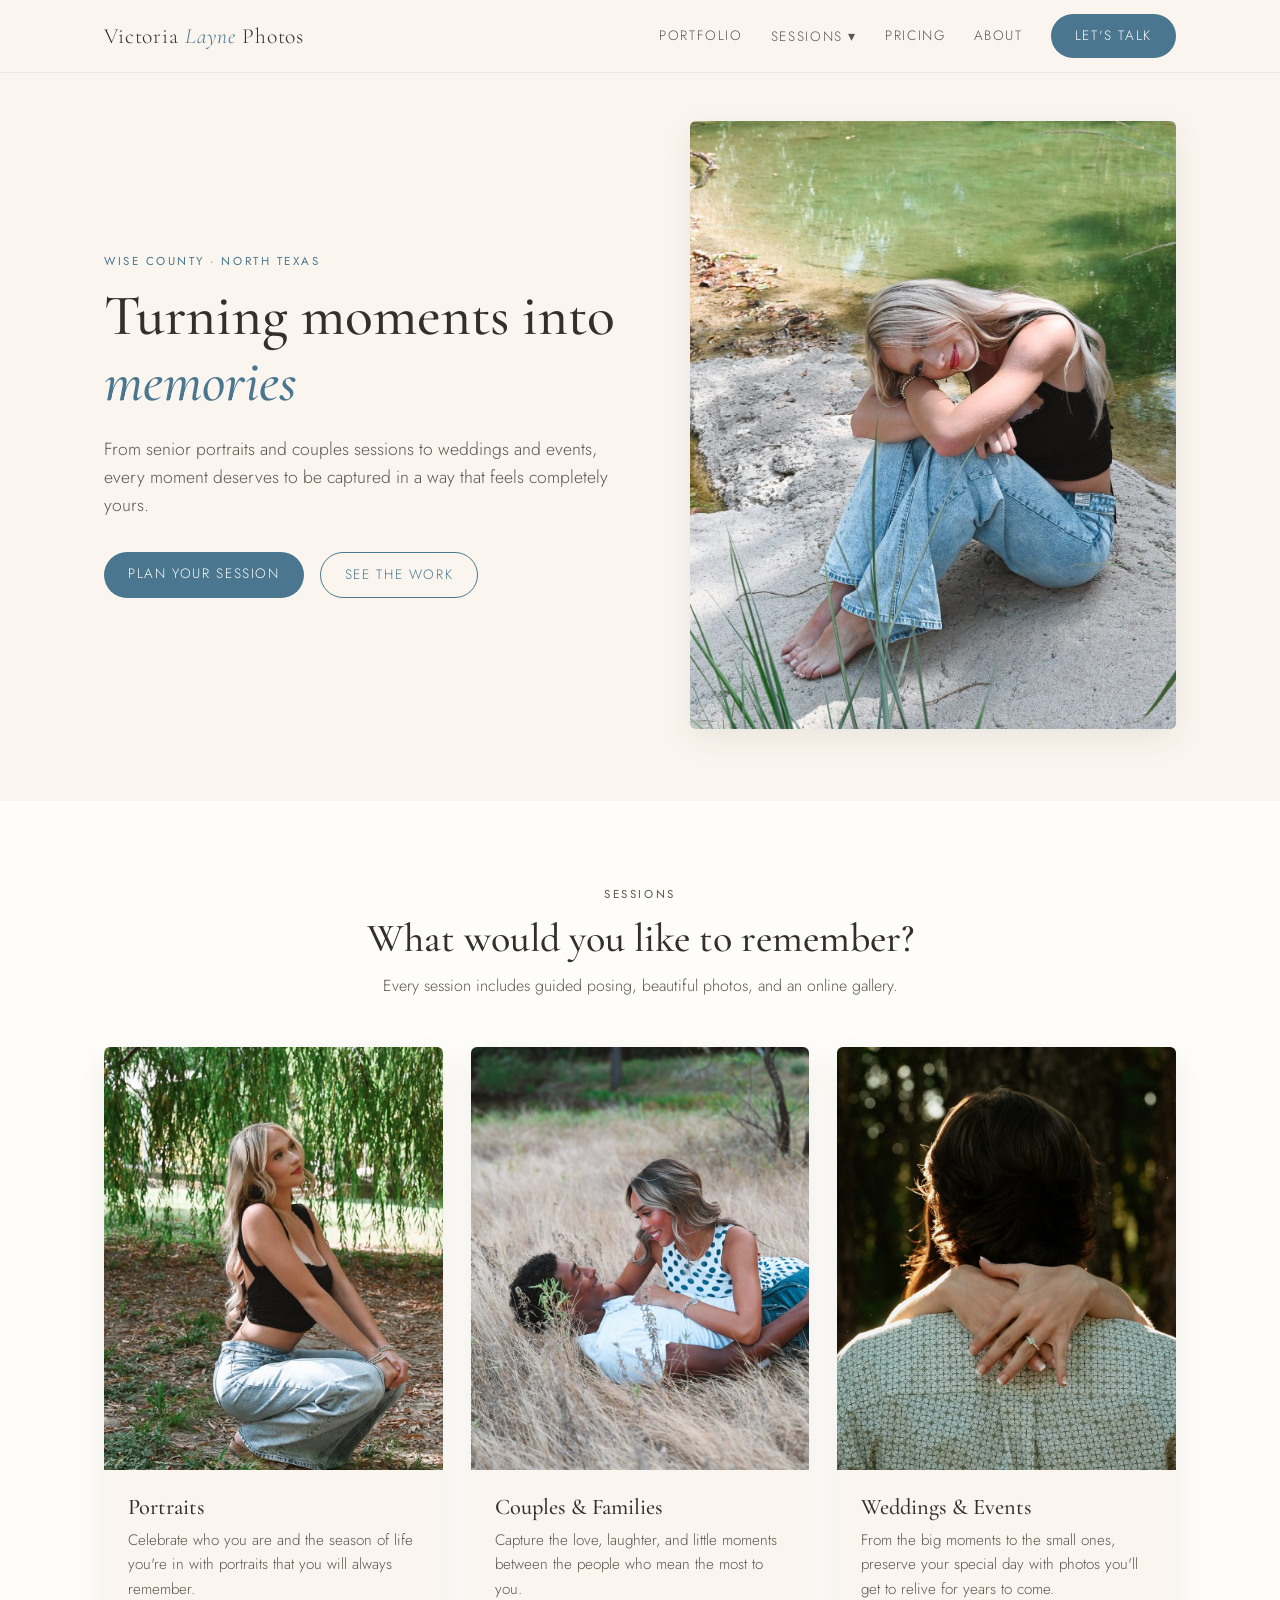
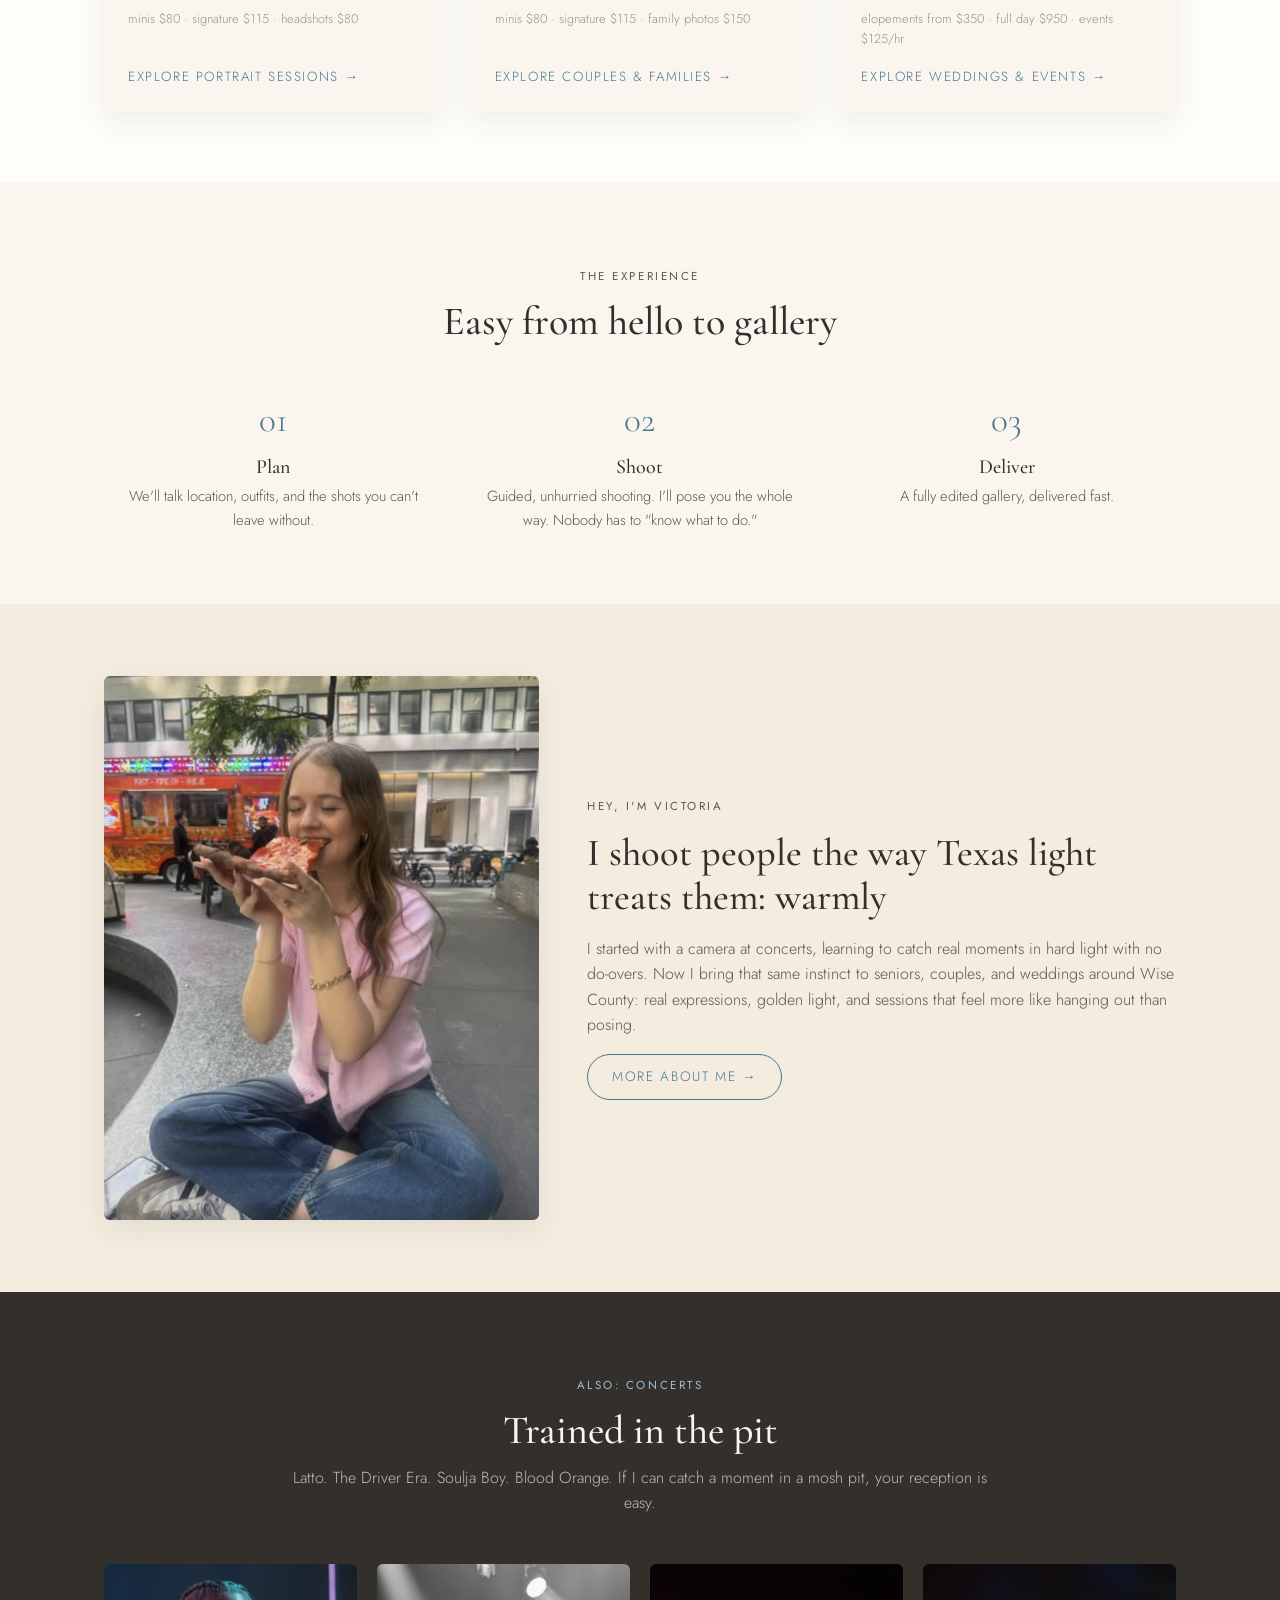
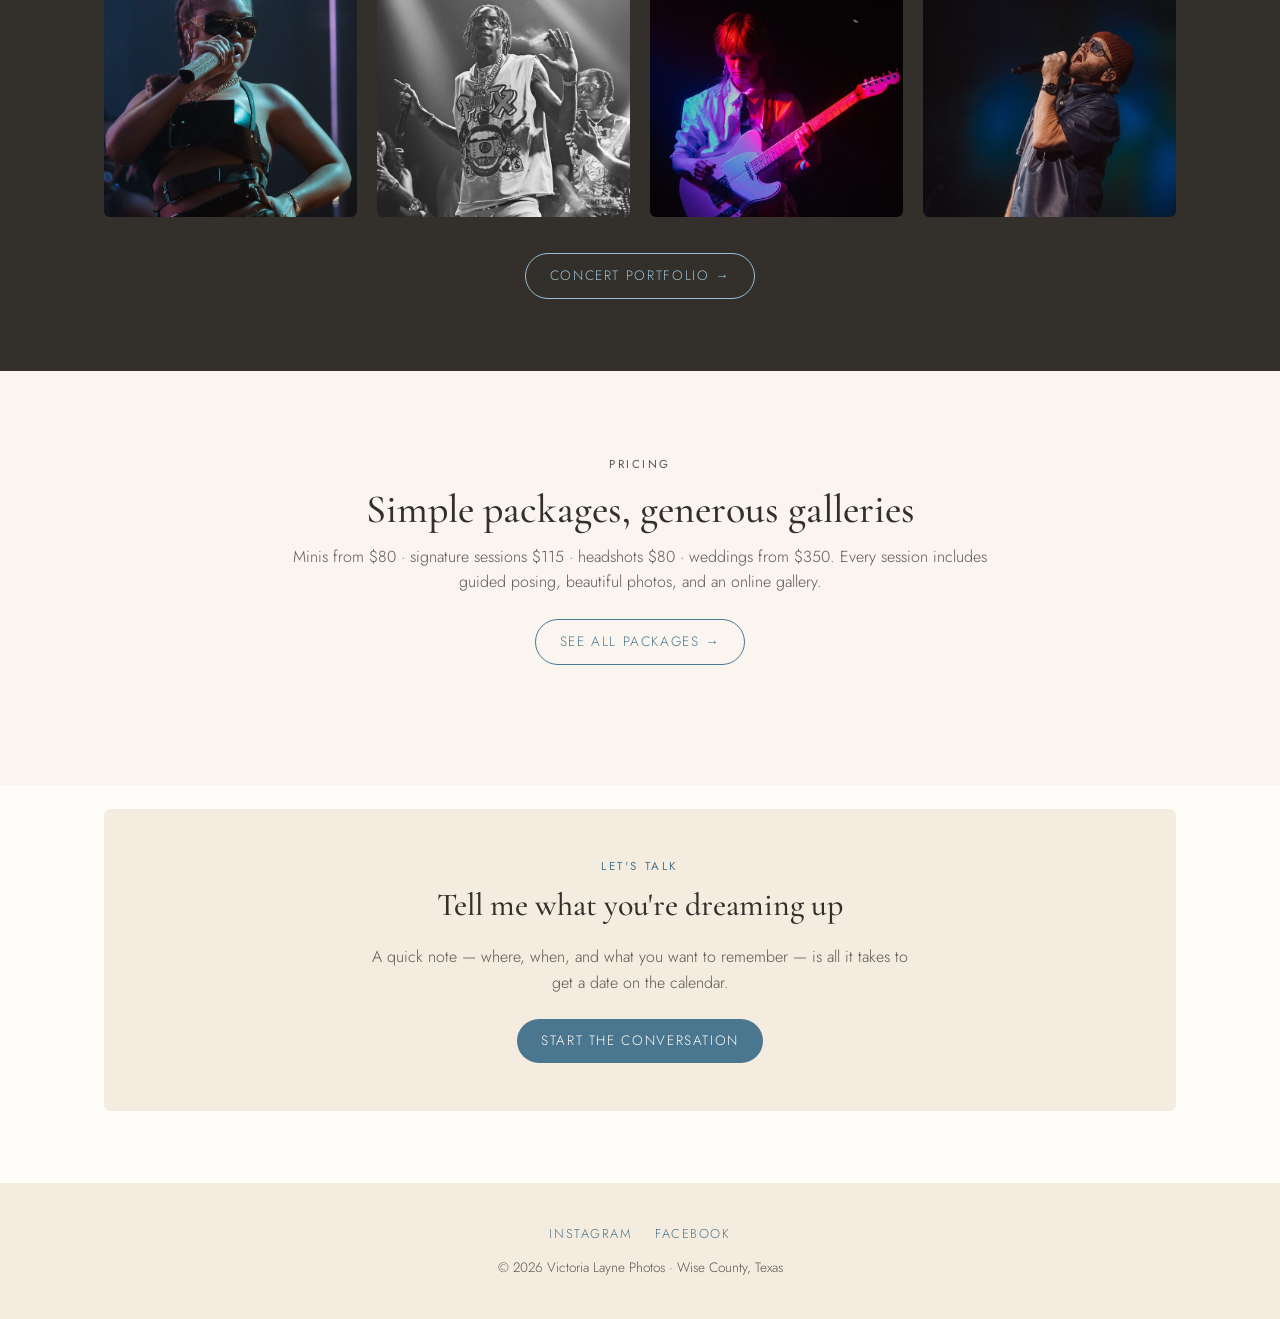
<file: index.html>
<!DOCTYPE html>
<html lang="en">
<head>
  <meta charset="UTF-8">
  <meta name="viewport" content="width=device-width, initial-scale=1.0">
  <title>Victoria Layne Photos — Portrait, Couples &amp; Wedding Photographer in Wise County, TX</title>
  <meta name="description" content="Golden-hour portraits, couples sessions, and wedding &amp; event photography in Wise County and North Texas. Warm, natural photos and a session that feels like fun, not work.">
  <link rel="preconnect" href="https://fonts.googleapis.com">
  <link rel="preconnect" href="https://fonts.gstatic.com" crossorigin>
  <link href="https://fonts.googleapis.com/css2?family=Cormorant+Garamond:ital,wght@0,400;0,500;0,600;1,500&family=Jost:wght@300;400;500&display=swap" rel="stylesheet">
  <link rel="stylesheet" href="./css/style.css?v=6">

  <link rel="icon" href="./favicon.ico?v=1" sizes="32x32">
  <link rel="icon" href="./favicon.svg?v=1" type="image/svg+xml">
  <link rel="apple-touch-icon" href="./apple-touch-icon.png?v=1">

  <meta property="og:site_name" content="Victoria Layne Photos">
  <meta property="og:type" content="website">
  <meta property="og:title" content="Victoria Layne Photos">
  <meta property="og:description" content="Golden-hour portraits, couples sessions, and wedding &amp; event photography in Wise County, TX.">
  <meta property="og:url" content="https://victorialayne.photos/">
  <meta property="og:image" content="https://victorialayne.photos/img/og.jpg?v=1">
  <meta property="og:image:width" content="1200">
  <meta property="og:image:height" content="630">
  <meta property="og:image:alt" content="Victoria Layne Photos — Wise County, North Texas. Turning moments into memories.">
  <meta name="twitter:card" content="summary_large_image">

  <script type="application/ld+json">
  {
    "@context": "https://schema.org",
    "@type": "LocalBusiness",
    "name": "Victoria Layne Photos",
    "description": "Portrait, couples, family, wedding, and event photography serving Wise County and North Texas.",
    "email": "victoria@victorialayne.photos",
    "telephone": "+1-360-434-8079",
    "areaServed": "Wise County, Texas",
    "sameAs": [
      "https://www.instagram.com/victorialayne.photoss",
      "https://www.facebook.com/profile.php?id=61565796266887"
    ]
  }
  </script>
</head>
<body>

<header class="site-header">
  <div class="wrap">
    <a class="wordmark" href="./">Victoria <em>Layne</em> Photos</a>
    <button class="nav-toggle" aria-label="Menu" aria-expanded="false">☰</button>
    <nav class="site-nav">
      <a href="./portfolio.html">Portfolio</a>
      <div class="nav-dropdown">
        <button class="nav-drop-btn" aria-expanded="false" aria-haspopup="true">Sessions</button>
        <div class="drop-menu">
          <a href="./portraits.html">Portraits</a>
          <a href="./couples.html">Couples &amp; Families</a>
          <a href="./weddings-events.html">Weddings &amp; Events</a>
          <a href="./concerts.html">Concerts</a>
        </div>
      </div>
      <a href="./pricing.html">Pricing</a>
      <a href="./about.html">About</a>
      <a class="btn" href="./contact.html">Let's Talk</a>
    </nav>
  </div>
</header>

<!-- ============ HERO ============ -->
<section class="hero">
  <div class="wrap hero-grid">
    <div>
      <p class="eyebrow">Wise County · North Texas</p>
      <h1>Turning moments into <em>memories</em></h1>
      <p class="lede">
        From senior portraits and couples sessions to weddings and events, every moment
        deserves to be captured in a way that feels completely yours.
      </p>
      <div class="hero-ctas">
        <a class="btn" href="./contact.html">Plan your session</a>
        <a class="btn ghost" href="./portfolio.html">See the work</a>
      </div>
    </div>
    <div class="ph r45"><img src="./img/hero.jpg?v=3" alt="Senior portrait crouched on a creekside rock in warm summer light"></div>
  </div>
</section>

<!-- ============ SERVICES ============ -->
<section class="services" id="portraits">
  <div class="wrap">
    <div class="section-head">
      <p class="eyebrow">Sessions</p>
      <h2>What would you like to remember?</h2>
      <p>Every session includes guided posing, beautiful photos, and an online gallery.</p>
    </div>
    <div class="card-grid">
      <div class="card">
        <div class="ph r45"><img src="./img/portraits.jpg" alt="Senior crouching by a willow-lined creek"></div>
        <div class="card-body">
          <h3>Portraits</h3>
          <p>Celebrate who you are and the season of life you're in with portraits that you will always remember.</p>
          <p class="price-hint">minis $80 · signature $115 · headshots $80</p>
          <a href="./portraits.html">Explore portrait sessions →</a>
        </div>
      </div>
      <div class="card" id="couples">
        <div class="ph r45"><img src="./img/couples.jpg?v=2" alt="Couple walking hand in hand through a summer field at sunset"></div>
        <div class="card-body">
          <h3>Couples &amp; Families</h3>
          <p>Capture the love, laughter, and little moments between the people who mean the most to you.</p>
          <p class="price-hint">minis $80 · signature $115 · family photos $150</p>
          <a href="./couples.html">Explore couples &amp; families →</a>
        </div>
      </div>
      <div class="card" id="weddings-events">
        <div class="ph r45"><img src="./img/weddings-events.jpg?v=2" alt="Engagement embrace from behind, ring resting on the shoulder, autumn woods beyond"></div>
        <div class="card-body">
          <h3>Weddings &amp; Events</h3>
          <p>From the big moments to the small ones, preserve your special day with photos you'll get to relive for years to come.</p>
          <p class="price-hint">elopements from $350 · full day $950 · events $125/hr</p>
          <a href="./weddings-events.html">Explore weddings &amp; events →</a>
        </div>
      </div>
    </div>
  </div>
</section>

<!-- ============ EXPERIENCE ============ -->
<section>
  <div class="wrap">
    <div class="section-head">
      <p class="eyebrow">The experience</p>
      <h2>Easy from hello to gallery</h2>
    </div>
    <div class="steps">
      <div class="step">
        <h3>Plan</h3>
        <p>We'll talk location, outfits, and the shots you can't leave without.</p>
      </div>
      <div class="step">
        <h3>Shoot</h3>
        <p>Guided, unhurried shooting. I'll pose you the whole way. Nobody has to "know what to do."</p>
      </div>
      <div class="step">
        <h3>Deliver</h3>
        <p>A fully edited gallery, delivered fast.</p>
      </div>
    </div>
  </div>
</section>

<!-- ============ ABOUT ============ -->
<section class="about" id="about">
  <div class="wrap about-grid">
    <div class="ph r45"><img src="./img/victoria.jpg" alt="Victoria Layne"></div>
    <div>
      <p class="eyebrow">Hey, I'm Victoria</p>
      <h2>I shoot people the way Texas light treats them: warmly</h2>
      <p>
        I started with a camera at concerts, learning to catch real moments in hard light with
        no do-overs. Now I bring that same instinct to seniors, couples, and weddings around
        Wise County: real expressions, golden light, and sessions that feel more like hanging
        out than posing.
      </p>
      <p><!-- TODO: Victoria's real bio + photo — see kb/Open Questions.md --></p>
      <a class="btn ghost" href="./about.html">More about me →</a>
    </div>
  </div>
</section>

<!-- ============ CONCERTS STRIP ============ -->
<section class="concerts" id="concerts">
  <div class="wrap">
    <div class="section-head">
      <p class="eyebrow" style="color: var(--accent-light);">Also: concerts</p>
      <h2>Trained in the pit</h2>
      <p>Latto. The Driver Era. Soulja Boy. Blood Orange. If I can catch a moment in a mosh pit, your reception is easy.</p>
    </div>
    <div class="band-grid">
      <div class="ph r11"><img src="./img/concert-1.jpg?v=2" alt="Latto live"></div>
      <div class="ph r11"><img src="./img/concert-2.jpg?v=2" alt="Soulja Boy live"></div>
      <div class="ph r11"><img src="./img/concert-3.jpg?v=3" alt="Orla Gartland live"></div>
      <div class="ph r11"><img src="./img/concert-4.jpg?v=2" alt="TobyMac live"></div>
    </div>
    <div class="more"><a class="btn ghost" style="border-color: var(--accent-light); color: var(--accent-light) !important;" href="./concerts.html">Concert portfolio →</a></div>
  </div>
</section>

<!-- ============ PRICING TEASER ============ -->
<section id="pricing">
  <div class="wrap">
    <div class="section-head">
      <p class="eyebrow">Pricing</p>
      <h2>Simple packages, generous galleries</h2>
      <p>Minis from $80 · signature sessions $115 · headshots $80 · weddings from $350.
         Every session includes guided posing, beautiful photos, and an online gallery.</p>
      <p style="margin-top: 1.5rem;"><a class="btn ghost" href="./pricing.html">See all packages →</a></p>
    </div>
  </div>
</section>

<!-- ============ CONTACT CTA ============ -->
<section class="contact" id="contact" style="padding-top: 24px;">
  <div class="wrap">
    <div class="cta-band" style="margin-top: 0;">
      <p class="eyebrow">Let's talk</p>
      <h2>Tell me what you're dreaming up</h2>
      <p style="color: var(--charcoal-soft); max-width: 34rem; margin: 0 auto 1.5rem;">
        A quick note — where, when, and what you want to remember — is all it takes to get a date on the calendar.
      </p>
      <a class="btn" href="./contact.html">Start the conversation</a>
    </div>
  </div>
</section>

<footer class="site-footer">
  <div class="wrap">
    <div class="social">
      <a href="https://www.instagram.com/victorialayne.photoss" rel="noopener">Instagram</a>
      <a href="https://www.facebook.com/profile.php?id=61565796266887" rel="noopener">Facebook</a>
    </div>
    <p>© 2026 Victoria Layne Photos · Wise County, Texas</p>
  </div>
</footer>

<script src="./js/main.js"></script>
</body>
</html>
</file>
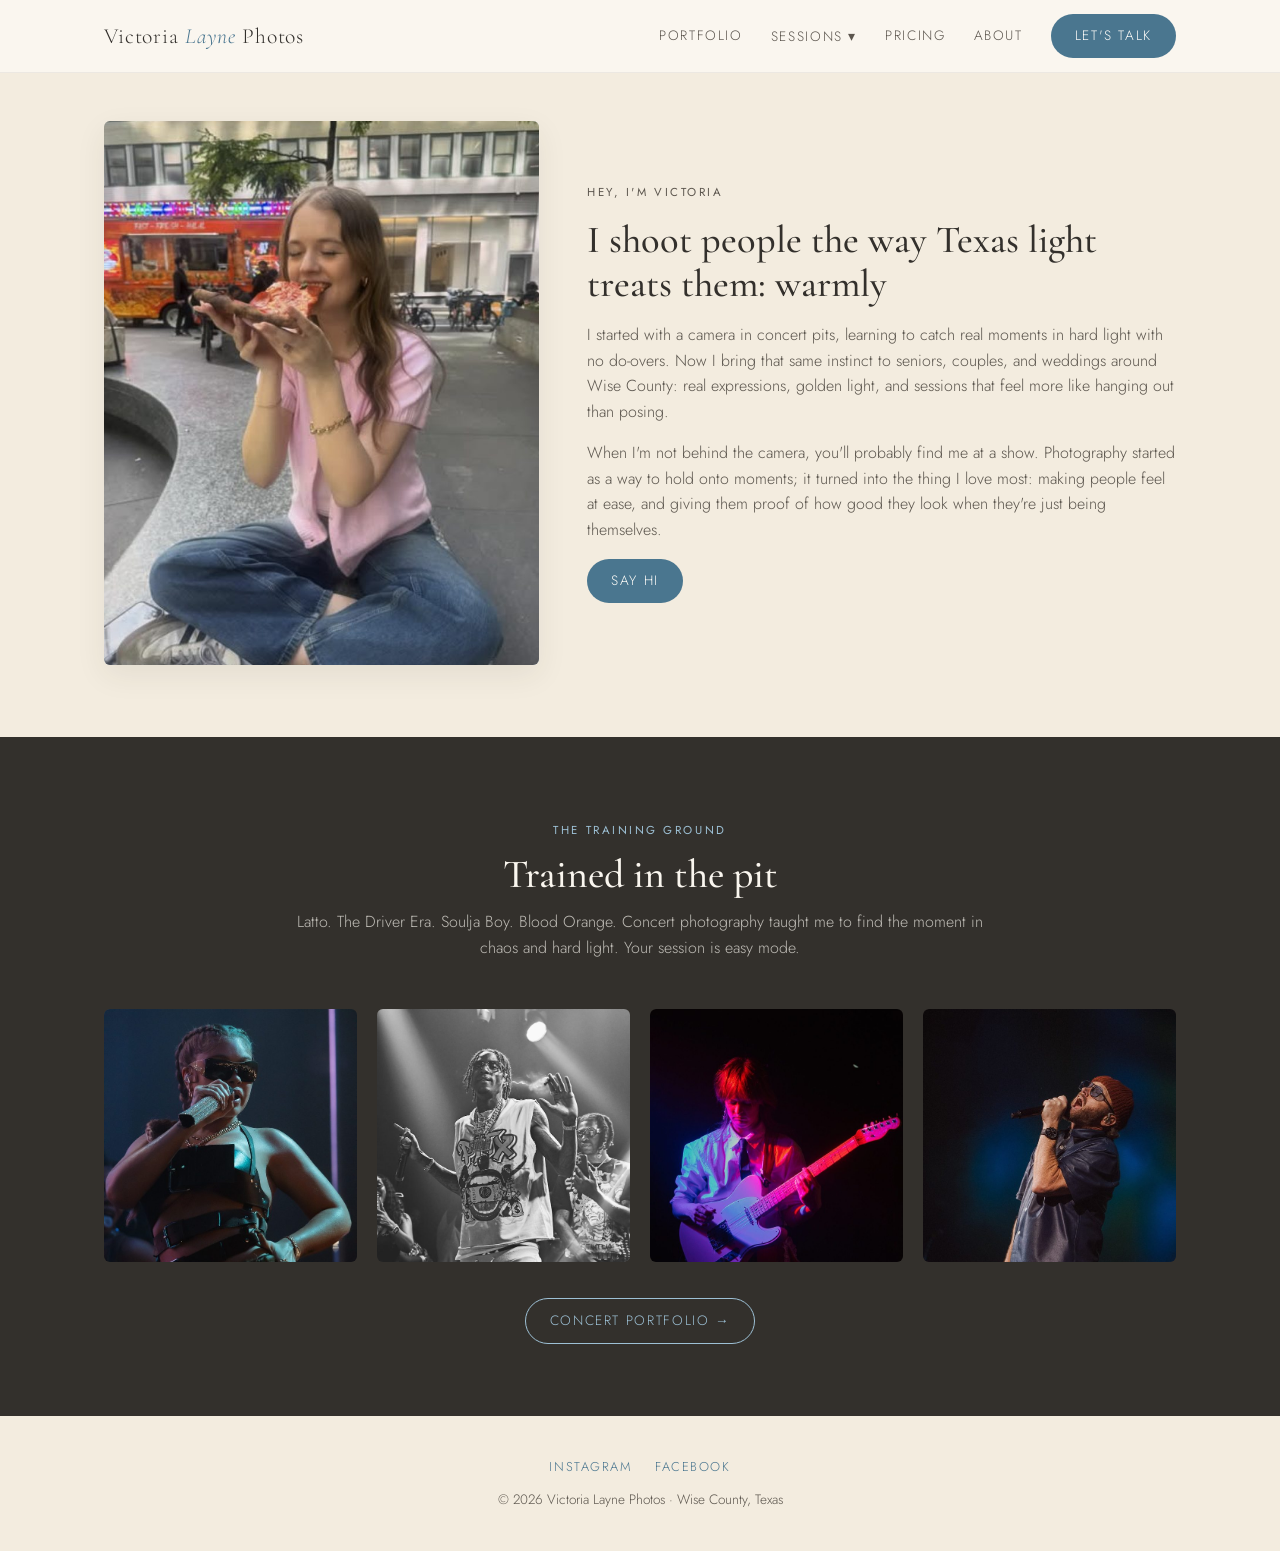
<file: about.html>
<!DOCTYPE html>
<html lang="en">
<head>
  <meta charset="UTF-8">
  <meta name="viewport" content="width=device-width, initial-scale=1.0">
  <title>About Victoria — Victoria Layne Photos</title>
  <meta name="description" content="Meet Victoria Layne — Wise County, TX photographer shooting portraits, couples, weddings, and events in warm golden-hour light, with concert-pit training and a love for real moments.">
  <link rel="preconnect" href="https://fonts.googleapis.com">
  <link rel="preconnect" href="https://fonts.gstatic.com" crossorigin>
  <link href="https://fonts.googleapis.com/css2?family=Cormorant+Garamond:ital,wght@0,400;0,500;0,600;1,500&family=Jost:wght@300;400;500&display=swap" rel="stylesheet">
  <link rel="stylesheet" href="./css/style.css?v=6">

  <link rel="icon" href="./favicon.ico?v=1" sizes="32x32">
  <link rel="icon" href="./favicon.svg?v=1" type="image/svg+xml">
  <link rel="apple-touch-icon" href="./apple-touch-icon.png?v=1">

  <meta property="og:site_name" content="Victoria Layne Photos">
  <meta property="og:type" content="website">
  <meta property="og:title" content="About Victoria — Victoria Layne Photos">
  <meta property="og:description" content="Meet Victoria Layne — Wise County, TX photographer shooting portraits, couples, weddings, and events in warm golden-hour light, with concert-pit training and a love for real moments.">
  <meta property="og:url" content="https://victorialayne.photos/about.html">
  <meta property="og:image" content="https://victorialayne.photos/img/og.jpg?v=1">
  <meta property="og:image:width" content="1200">
  <meta property="og:image:height" content="630">
  <meta property="og:image:alt" content="Victoria Layne Photos — Wise County, North Texas. Turning moments into memories.">
  <meta name="twitter:card" content="summary_large_image">
</head>
<body>

<header class="site-header">
  <div class="wrap">
    <a class="wordmark" href="./">Victoria <em>Layne</em> Photos</a>
    <button class="nav-toggle" aria-label="Menu" aria-expanded="false">☰</button>
    <nav class="site-nav">
      <a href="./portfolio.html">Portfolio</a>
      <div class="nav-dropdown">
        <button class="nav-drop-btn" aria-expanded="false" aria-haspopup="true">Sessions</button>
        <div class="drop-menu">
          <a href="./portraits.html">Portraits</a>
          <a href="./couples.html">Couples &amp; Families</a>
          <a href="./weddings-events.html">Weddings &amp; Events</a>
          <a href="./concerts.html">Concerts</a>
        </div>
      </div>
      <a href="./pricing.html">Pricing</a>
      <a href="./about.html" aria-current="page">About</a>
      <a class="btn" href="./contact.html">Let's Talk</a>
    </nav>
  </div>
</header>

<section class="about" style="padding-top: 48px;">
  <div class="wrap about-grid">
    <div class="ph r45"><img src="./img/victoria.jpg" alt="Victoria Layne"></div>
    <div>
      <p class="eyebrow">Hey, I'm Victoria</p>
      <h2>I shoot people the way Texas light treats them: warmly</h2>
      <p>
        I started with a camera in concert pits, learning to catch real moments in hard
        light with no do-overs. Now I bring that same instinct to seniors, couples, and
        weddings around Wise County: real expressions, golden light, and sessions that
        feel more like hanging out than posing.
      </p>
      <p>
        <!-- TODO: replace with Victoria's real bio (first person) + her photo above — kb/Open Questions.md -->
        When I'm not behind the camera, you'll probably find me at a show. Photography
        started as a way to hold onto moments; it turned into the thing I love most:
        making people feel at ease, and giving them proof of how good they look when
        they're just being themselves.
      </p>
      <a class="btn" href="./contact.html">Say hi</a>
    </div>
  </div>
</section>

<section class="concerts">
  <div class="wrap">
    <div class="section-head">
      <p class="eyebrow" style="color: var(--accent-light);">The training ground</p>
      <h2>Trained in the pit</h2>
      <p>Latto. The Driver Era. Soulja Boy. Blood Orange. Concert photography taught me
         to find the moment in chaos and hard light. Your session is easy mode.</p>
    </div>
    <div class="band-grid">
      <div class="ph r11"><img src="./img/concert-1.jpg?v=2" alt="Latto live"></div>
      <div class="ph r11"><img src="./img/concert-2.jpg?v=2" alt="Soulja Boy live"></div>
      <div class="ph r11"><img src="./img/concert-3.jpg?v=3" alt="Orla Gartland live"></div>
      <div class="ph r11"><img src="./img/concert-4.jpg?v=2" alt="TobyMac live"></div>
    </div>
    <div class="more"><a class="btn ghost" style="border-color: var(--accent-light); color: var(--accent-light) !important;" href="./concerts.html">Concert portfolio →</a></div>
  </div>
</section>

<footer class="site-footer">
  <div class="wrap">
    <div class="social">
      <a href="https://www.instagram.com/victorialayne.photoss" rel="noopener">Instagram</a>
      <a href="https://www.facebook.com/profile.php?id=61565796266887" rel="noopener">Facebook</a>
    </div>
    <p>© 2026 Victoria Layne Photos · Wise County, Texas</p>
  </div>
</footer>

<script src="./js/main.js"></script>
</body>
</html>
</file>
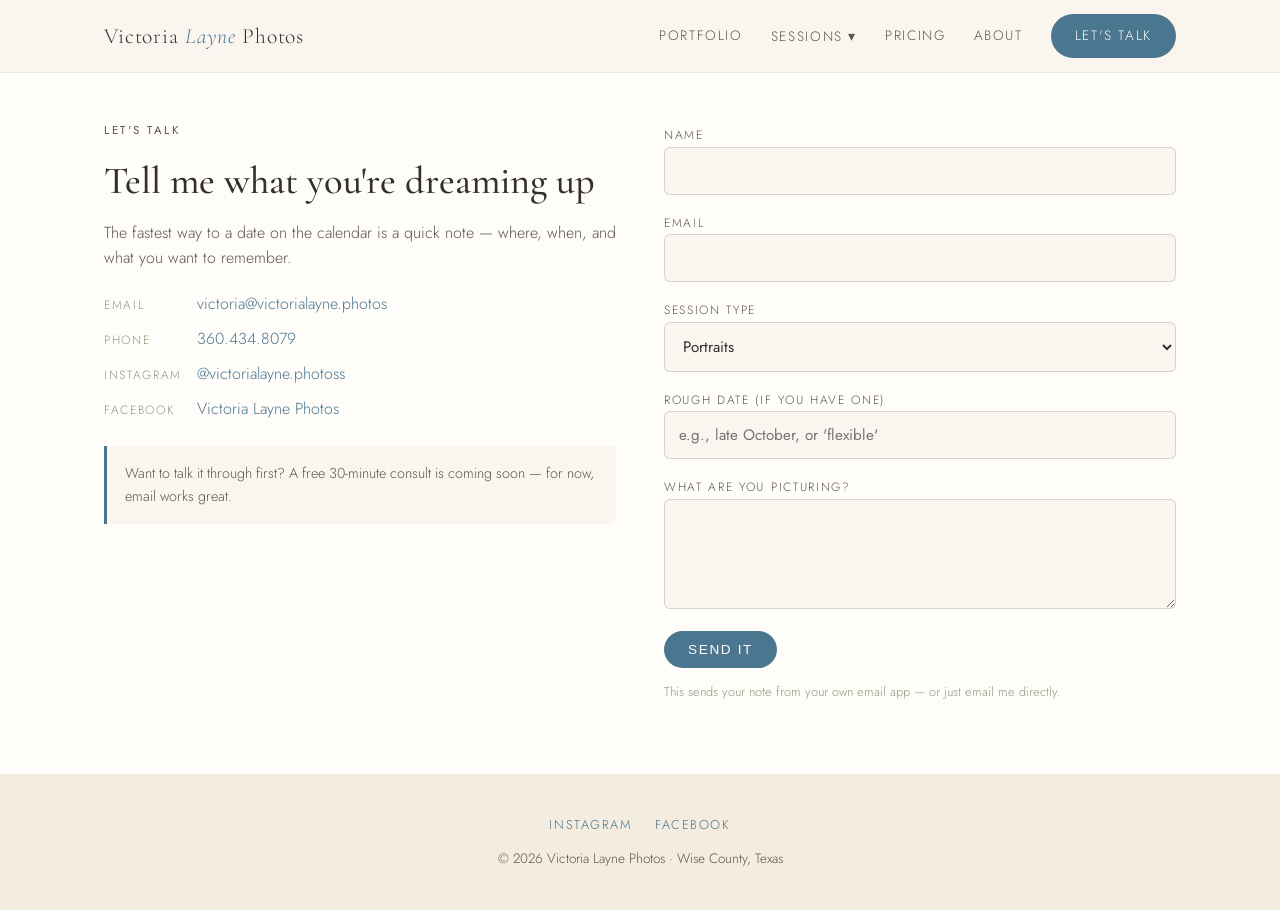
<file: contact.html>
<!DOCTYPE html>
<html lang="en">
<head>
  <meta charset="UTF-8">
  <meta name="viewport" content="width=device-width, initial-scale=1.0">
  <title>Contact — Victoria Layne Photos</title>
  <meta name="description" content="Book a portrait, couples, family, wedding, or event photo session in Wise County, TX. Email victoria@victorialayne.photos or send a quick inquiry.">
  <link rel="preconnect" href="https://fonts.googleapis.com">
  <link rel="preconnect" href="https://fonts.gstatic.com" crossorigin>
  <link href="https://fonts.googleapis.com/css2?family=Cormorant+Garamond:ital,wght@0,400;0,500;0,600;1,500&family=Jost:wght@300;400;500&display=swap" rel="stylesheet">
  <link rel="stylesheet" href="./css/style.css?v=6">

  <link rel="icon" href="./favicon.ico?v=1" sizes="32x32">
  <link rel="icon" href="./favicon.svg?v=1" type="image/svg+xml">
  <link rel="apple-touch-icon" href="./apple-touch-icon.png?v=1">

  <meta property="og:site_name" content="Victoria Layne Photos">
  <meta property="og:type" content="website">
  <meta property="og:title" content="Contact — Victoria Layne Photos">
  <meta property="og:description" content="Book a portrait, couples, family, wedding, or event photo session in Wise County, TX. Email victoria@victorialayne.photos or send a quick inquiry.">
  <meta property="og:url" content="https://victorialayne.photos/contact.html">
  <meta property="og:image" content="https://victorialayne.photos/img/og.jpg?v=1">
  <meta property="og:image:width" content="1200">
  <meta property="og:image:height" content="630">
  <meta property="og:image:alt" content="Victoria Layne Photos — Wise County, North Texas. Turning moments into memories.">
  <meta name="twitter:card" content="summary_large_image">
</head>
<body>

<header class="site-header">
  <div class="wrap">
    <a class="wordmark" href="./">Victoria <em>Layne</em> Photos</a>
    <button class="nav-toggle" aria-label="Menu" aria-expanded="false">☰</button>
    <nav class="site-nav">
      <a href="./portfolio.html">Portfolio</a>
      <div class="nav-dropdown">
        <button class="nav-drop-btn" aria-expanded="false" aria-haspopup="true">Sessions</button>
        <div class="drop-menu">
          <a href="./portraits.html">Portraits</a>
          <a href="./couples.html">Couples &amp; Families</a>
          <a href="./weddings-events.html">Weddings &amp; Events</a>
          <a href="./concerts.html">Concerts</a>
        </div>
      </div>
      <a href="./pricing.html">Pricing</a>
      <a href="./about.html">About</a>
      <a class="btn" href="./contact.html" aria-current="page">Let's Talk</a>
    </nav>
  </div>
</header>

<section class="contact" style="padding-top: 48px;">
  <div class="wrap contact-grid">
    <div class="contact-info">
      <p class="eyebrow">Let's talk</p>
      <h1 style="font-family: var(--serif); font-weight: 500; font-size: clamp(1.8rem, 3.5vw, 2.4rem); margin-bottom: 1rem;">Tell me what you're dreaming up</h1>
      <p>The fastest way to a date on the calendar is a quick note — where, when, and what you want to remember.</p>
      <ul class="contact-list">
        <li><span class="label">Email</span> <a href="mailto:victoria@victorialayne.photos">victoria@victorialayne.photos</a></li>
        <li><span class="label">Phone</span> <a href="tel:+13604348079">360.434.8079</a></li>
        <li><span class="label">Instagram</span> <a href="https://www.instagram.com/victorialayne.photoss" rel="noopener">@victorialayne.photoss</a></li>
        <li><span class="label">Facebook</span> <a href="https://www.facebook.com/profile.php?id=61565796266887" rel="noopener">Victoria Layne Photos</a></li>
      </ul>
      <div class="consult-note">
        <!-- Calendly slot: swap this block for an inline embed booking a free 30-min consult when ready -->
        Want to talk it through first? A free 30-minute consult is coming soon — for now, email works great.
      </div>
    </div>
    <form class="inquiry-form" action="#" method="POST">
      <!-- Formspree ID lives in js/contact.js; mailto fallback until it's set -->
      <input type="text" name="_gotcha" style="display:none" tabindex="-1" autocomplete="off">
      <div>
        <label for="f-name">Name</label>
        <input id="f-name" name="name" type="text" required>
      </div>
      <div>
        <label for="f-email">Email</label>
        <input id="f-email" name="email" type="email" required>
      </div>
      <div>
        <label for="f-type">Session type</label>
        <select id="f-type" name="session_type">
          <option>Portraits</option>
          <option>Couples / Engagement</option>
          <option>Family Photos</option>
          <option>Headshots</option>
          <option>Wedding / Elopement</option>
          <option>Event (party, shower, corporate)</option>
          <option>Concert / Show</option>
          <option>Something else</option>
        </select>
      </div>
      <div>
        <label for="f-date">Rough date (if you have one)</label>
        <input id="f-date" name="date" type="text" placeholder="e.g., late October, or 'flexible'">
      </div>
      <div>
        <label for="f-msg">What are you picturing?</label>
        <textarea id="f-msg" name="message"></textarea>
      </div>
      <button class="btn" type="submit">Send it</button>
      <p class="form-note"></p>
    </form>
  </div>
</section>

<footer class="site-footer">
  <div class="wrap">
    <div class="social">
      <a href="https://www.instagram.com/victorialayne.photoss" rel="noopener">Instagram</a>
      <a href="https://www.facebook.com/profile.php?id=61565796266887" rel="noopener">Facebook</a>
    </div>
    <p>© 2026 Victoria Layne Photos · Wise County, Texas</p>
  </div>
</footer>

<script src="./js/main.js"></script>
<script src="./js/contact.js?v=2"></script>
</body>
</html>
</file>
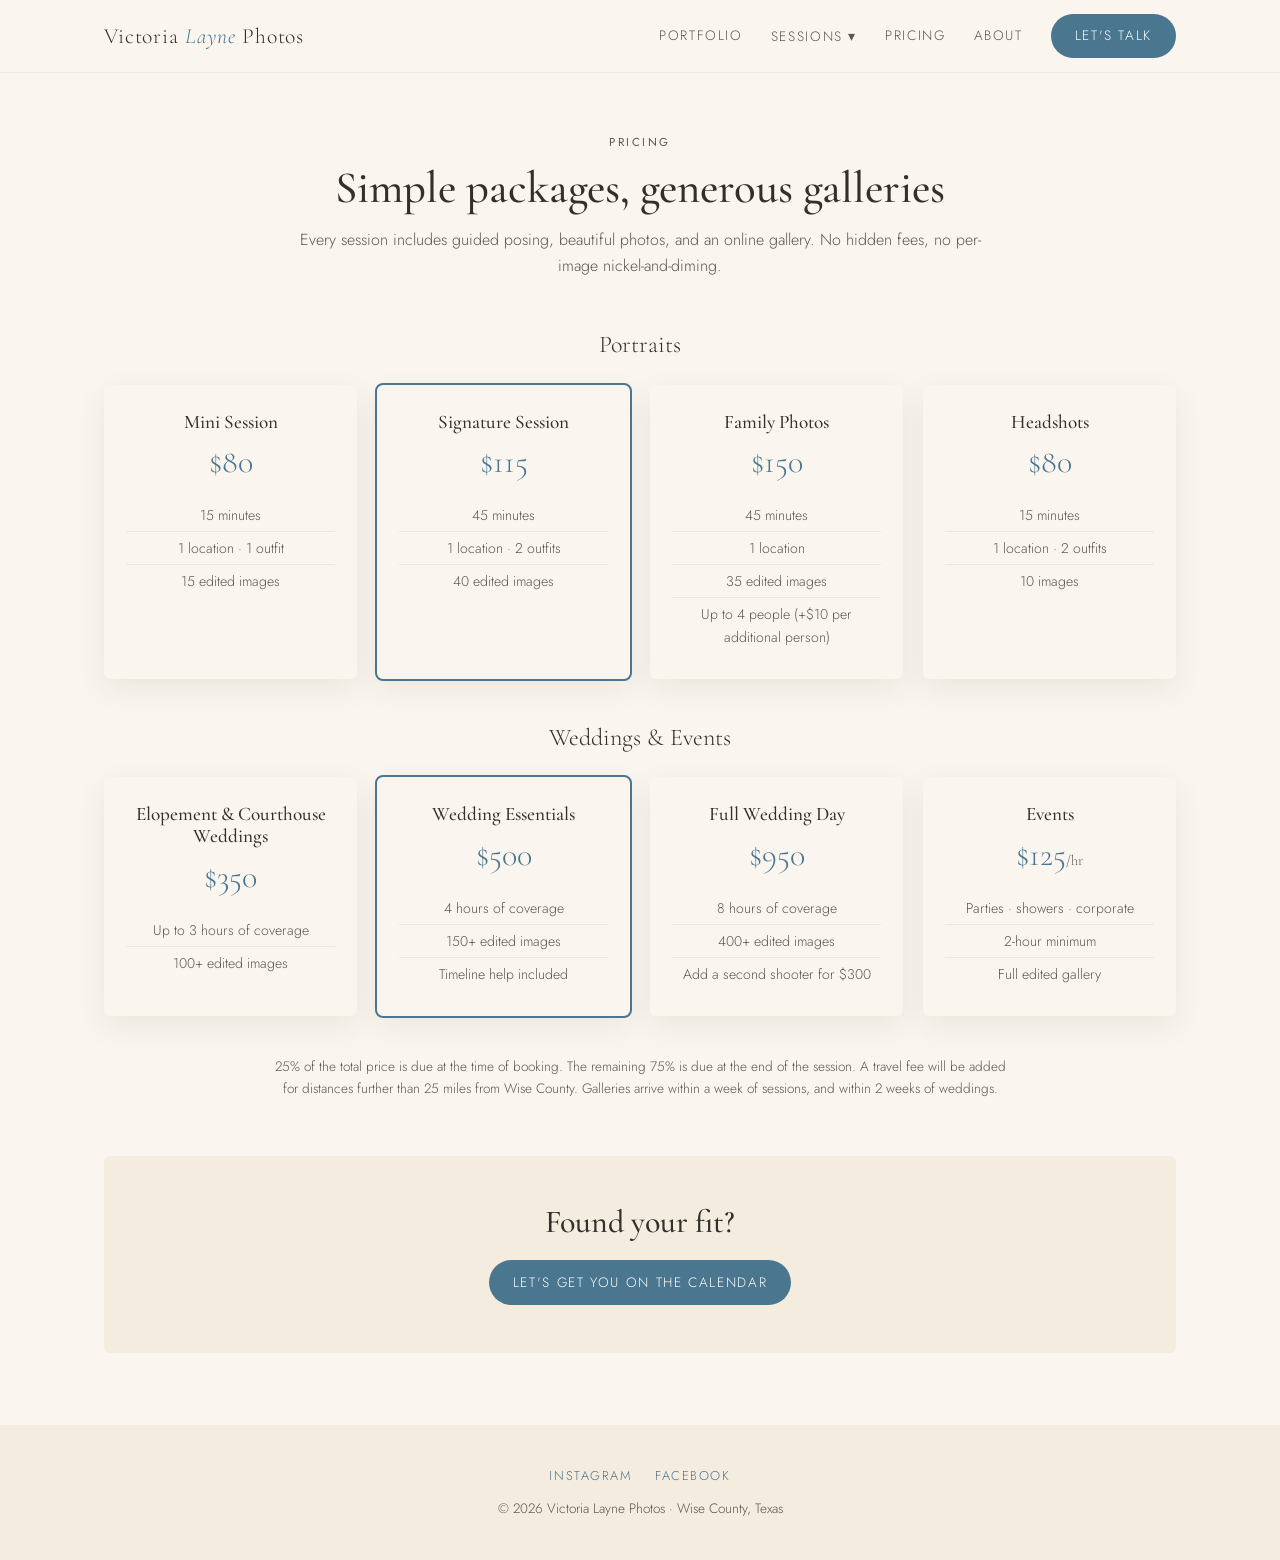
<file: pricing.html>
<!DOCTYPE html>
<html lang="en">
<head>
  <meta charset="UTF-8">
  <meta name="viewport" content="width=device-width, initial-scale=1.0">
  <title>Pricing — Victoria Layne Photos</title>
  <meta name="description" content="Simple photography pricing in Wise County, TX: minis from $80, signature sessions $115, family photos $150, headshots $80, weddings from $350. Generous galleries, delivered fast.">
  <link rel="preconnect" href="https://fonts.googleapis.com">
  <link rel="preconnect" href="https://fonts.gstatic.com" crossorigin>
  <link href="https://fonts.googleapis.com/css2?family=Cormorant+Garamond:ital,wght@0,400;0,500;0,600;1,500&family=Jost:wght@300;400;500&display=swap" rel="stylesheet">
  <link rel="stylesheet" href="./css/style.css?v=6">

  <link rel="icon" href="./favicon.ico?v=1" sizes="32x32">
  <link rel="icon" href="./favicon.svg?v=1" type="image/svg+xml">
  <link rel="apple-touch-icon" href="./apple-touch-icon.png?v=1">

  <meta property="og:site_name" content="Victoria Layne Photos">
  <meta property="og:type" content="website">
  <meta property="og:title" content="Pricing — Victoria Layne Photos">
  <meta property="og:description" content="Simple photography pricing in Wise County, TX: minis from $80, signature sessions $115, family photos $150, headshots $80, weddings from $350. Generous galleries, delivered fast.">
  <meta property="og:url" content="https://victorialayne.photos/pricing.html">
  <meta property="og:image" content="https://victorialayne.photos/img/og.jpg?v=1">
  <meta property="og:image:width" content="1200">
  <meta property="og:image:height" content="630">
  <meta property="og:image:alt" content="Victoria Layne Photos — Wise County, North Texas. Turning moments into memories.">
  <meta name="twitter:card" content="summary_large_image">
</head>
<body>

<header class="site-header">
  <div class="wrap">
    <a class="wordmark" href="./">Victoria <em>Layne</em> Photos</a>
    <button class="nav-toggle" aria-label="Menu" aria-expanded="false">☰</button>
    <nav class="site-nav">
      <a href="./portfolio.html">Portfolio</a>
      <div class="nav-dropdown">
        <button class="nav-drop-btn" aria-expanded="false" aria-haspopup="true">Sessions</button>
        <div class="drop-menu">
          <a href="./portraits.html">Portraits</a>
          <a href="./couples.html">Couples &amp; Families</a>
          <a href="./weddings-events.html">Weddings &amp; Events</a>
          <a href="./concerts.html">Concerts</a>
        </div>
      </div>
      <a href="./pricing.html" aria-current="page">Pricing</a>
      <a href="./about.html">About</a>
      <a class="btn" href="./contact.html">Let's Talk</a>
    </nav>
  </div>
</header>

<section class="portfolio-page">
  <div class="wrap">
    <div class="section-head">
      <p class="eyebrow">Pricing</p>
      <h1>Simple packages, generous galleries</h1>
      <p>Every session includes guided posing, beautiful photos, and an online gallery.
         No hidden fees, no per-image nickel-and-diming.</p>
    </div>

    <p class="pricing-subhead">Portraits</p>
    <div class="pricing-grid">
      <div class="price-card">
        <h3>Mini Session</h3>
        <p class="price">$80</p>
        <ul>
          <li>15 minutes</li>
          <li>1 location · 1 outfit</li>
          <li>15 edited images</li>
        </ul>
      </div>
      <div class="price-card featured">
        <h3>Signature Session</h3>
        <p class="price">$115</p>
        <ul>
          <li>45 minutes</li>
          <li>1 location · 2 outfits</li>
          <li>40 edited images</li>
        </ul>
      </div>
      <div class="price-card">
        <h3>Family Photos</h3>
        <p class="price">$150</p>
        <ul>
          <li>45 minutes</li>
          <li>1 location</li>
          <li>35 edited images</li>
          <li>Up to 4 people (+$10 per additional person)</li>
        </ul>
      </div>
      <div class="price-card">
        <h3>Headshots</h3>
        <p class="price">$80</p>
        <ul>
          <li>15 minutes</li>
          <li>1 location · 2 outfits</li>
          <li>10 images</li>
        </ul>
      </div>
    </div>

    <p class="pricing-subhead">Weddings &amp; Events</p>
    <div class="pricing-grid">
      <div class="price-card">
        <h3>Elopement &amp; Courthouse Weddings</h3>
        <p class="price">$350</p>
        <ul>
          <li>Up to 3 hours of coverage</li>
          <li>100+ edited images</li>
        </ul>
      </div>
      <div class="price-card featured">
        <h3>Wedding Essentials</h3>
        <p class="price">$500</p>
        <ul>
          <li>4 hours of coverage</li>
          <li>150+ edited images</li>
          <li>Timeline help included</li>
        </ul>
      </div>
      <div class="price-card">
        <h3>Full Wedding Day</h3>
        <p class="price">$950</p>
        <ul>
          <li>8 hours of coverage</li>
          <li>400+ edited images</li>
          <li>Add a second shooter for $300</li>
        </ul>
      </div>
      <div class="price-card">
        <h3>Events</h3>
        <p class="price">$125<small>/hr</small></p>
        <ul>
          <li>Parties · showers · corporate</li>
          <li>2-hour minimum</li>
          <li>Full edited gallery</li>
        </ul>
      </div>
    </div>

    <p class="pricing-note">
      25% of the total price is due at the time of booking. The remaining 75% is due at the end
      of the session. A travel fee will be added for distances further than 25 miles from Wise
      County. Galleries arrive within a week of sessions, and within 2 weeks of weddings.
    </p>

    <div class="cta-band">
      <h2>Found your fit?</h2>
      <a class="btn" href="./contact.html">Let's get you on the calendar</a>
    </div>
  </div>
</section>

<footer class="site-footer">
  <div class="wrap">
    <div class="social">
      <a href="https://www.instagram.com/victorialayne.photoss" rel="noopener">Instagram</a>
      <a href="https://www.facebook.com/profile.php?id=61565796266887" rel="noopener">Facebook</a>
    </div>
    <p>© 2026 Victoria Layne Photos · Wise County, Texas</p>
  </div>
</footer>

<script src="./js/main.js"></script>
</body>
</html>
</file>
<file: css/style.css>
/* Victoria Layne Photos — design system
   Brand: warm, light, natural (see kb/Brand Direction.md)
   Palette: cream base, charcoal text, dusty blue + sage accents
   (accent terracotta -> dusty blue, gold scrubbed -> blue family 2026-08-13 per Victoria;
   all pairings contrast-validated: accent 4.6:1 on cream, accent-light 6.8:1 on charcoal) */

:root {
  --cream: #faf6ef;
  --cream-deep: #f3ecdf;
  --charcoal: #33302c;
  --charcoal-soft: #5c564e;
  --accent: #4a768f;
  --accent-deep: #385c74;
  --sage: #8b9a7d;
  --accent-light: #9dc0d5;
  --white: #fffdf9;

  --serif: "Cormorant Garamond", Georgia, serif;
  --sans: "Jost", "Avenir Next", "Segoe UI", sans-serif;

  --maxw: 1120px;
  --radius: 6px;
  --shadow: 0 10px 30px rgba(51, 48, 44, 0.08);
}

* { margin: 0; padding: 0; box-sizing: border-box; }

html { scroll-behavior: smooth; }

body {
  font-family: var(--sans);
  font-weight: 300;
  color: var(--charcoal);
  background: var(--cream);
  line-height: 1.6;
  -webkit-font-smoothing: antialiased;
}

img { max-width: 100%; display: block; }

a { color: var(--accent); text-decoration: none; }
a:hover { color: var(--accent-deep); }

h1, h2, h3 { font-family: var(--serif); font-weight: 500; line-height: 1.15; }

.wrap { max-width: var(--maxw); margin: 0 auto; padding: 0 24px; }

.eyebrow {
  font-family: var(--sans);
  text-transform: uppercase;
  letter-spacing: 0.22em;
  font-size: 0.72rem;
  font-weight: 400;
  color: var(--accent);
  margin-bottom: 0.75rem;
}

/* ---------- header ---------- */

.site-header {
  position: sticky;
  top: 0;
  z-index: 50;
  background: rgba(250, 246, 239, 0.92);
  backdrop-filter: blur(8px);
  border-bottom: 1px solid rgba(51, 48, 44, 0.07);
}

.site-header .wrap {
  display: flex;
  align-items: center;
  justify-content: space-between;
  height: 72px;
}

.wordmark {
  font-family: var(--serif);
  font-size: 1.35rem;
  letter-spacing: 0.04em;
  color: var(--charcoal);
}

.wordmark em { font-style: italic; color: var(--accent); }

.site-nav { display: flex; align-items: center; gap: 28px; }

.site-nav a {
  color: var(--charcoal-soft);
  font-size: 0.85rem;
  text-transform: uppercase;
  letter-spacing: 0.12em;
}

.site-nav a:hover { color: var(--accent); }

.btn {
  display: inline-block;
  background: var(--accent);
  color: var(--white) !important;
  padding: 0.7rem 1.5rem;
  border-radius: 999px;
  font-size: 0.85rem;
  text-transform: uppercase;
  letter-spacing: 0.12em;
  transition: background 0.2s ease;
}

.btn:hover { background: var(--accent-deep); }

.btn.ghost {
  background: transparent;
  color: var(--accent) !important;
  border: 1px solid var(--accent);
}

.btn.ghost:hover { background: var(--accent); color: var(--white) !important; }

.nav-toggle { display: none; background: none; border: 0; font-size: 1.5rem; color: var(--charcoal); cursor: pointer; }

/* dropdown */

.nav-dropdown { position: relative; }

.nav-drop-btn {
  background: none;
  border: 0;
  cursor: pointer;
  font-family: var(--sans);
  font-weight: 300;
  color: var(--charcoal-soft);
  font-size: 0.85rem;
  text-transform: uppercase;
  letter-spacing: 0.12em;
  padding: 0;
}

.nav-drop-btn:hover { color: var(--accent); }

.nav-drop-btn::after { content: " ▾"; }

.drop-menu {
  display: none;
  position: absolute;
  top: calc(100% + 10px);
  left: 50%;
  transform: translateX(-50%);
  flex-direction: column;
  background: var(--cream);
  border: 1px solid rgba(51, 48, 44, 0.08);
  border-radius: var(--radius);
  box-shadow: var(--shadow);
  min-width: 190px;
  padding: 8px 0;
  z-index: 60;
}

.drop-menu::before { /* hover bridge */
  content: "";
  position: absolute;
  top: -12px;
  left: 0;
  right: 0;
  height: 12px;
}

.nav-dropdown:hover .drop-menu,
.nav-dropdown:focus-within .drop-menu,
.nav-dropdown.open .drop-menu { display: flex; }

.drop-menu a { padding: 9px 20px; white-space: nowrap; }

.drop-menu a[aria-current="page"] { color: var(--accent); }

/* ---------- hero ---------- */

.hero { padding: 48px 0 72px; }

.hero-grid {
  display: grid;
  grid-template-columns: 1.05fr 0.95fr;
  gap: 48px;
  align-items: center;
}

.hero h1 { font-size: clamp(2.4rem, 5vw, 3.6rem); margin-bottom: 1.25rem; }

.hero h1 em { font-style: italic; color: var(--accent); }

.hero p.lede { font-size: 1.1rem; color: var(--charcoal-soft); max-width: 34rem; margin-bottom: 2rem; }

.hero-ctas { display: flex; gap: 16px; flex-wrap: wrap; }

/* ---------- image placeholders (until real photos land) ---------- */

.ph {
  position: relative;
  border-radius: var(--radius);
  overflow: hidden;
  background: linear-gradient(135deg, var(--cream-deep) 0%, #dfe7ec 45%, #c2d3de 100%);
  box-shadow: var(--shadow);
  display: flex;
  align-items: flex-end;
}

.ph::before {
  content: "";
  position: absolute;
  inset: 0;
  background:
    radial-gradient(ellipse at 70% 20%, rgba(157, 192, 213, 0.35), transparent 55%),
    radial-gradient(ellipse at 20% 85%, rgba(139, 154, 125, 0.28), transparent 60%);
}

.ph span {
  position: relative;
  font-size: 0.72rem;
  letter-spacing: 0.14em;
  text-transform: uppercase;
  color: rgba(51, 48, 44, 0.55);
  padding: 12px 14px;
}

.ph.r45 { aspect-ratio: 4 / 5; }
.ph.r32 { aspect-ratio: 3 / 2; }
.ph.r11 { aspect-ratio: 1 / 1; }

.ph img {
  position: absolute;
  inset: 0;
  width: 100%;
  height: 100%;
  object-fit: cover;
}

/* ---------- pricing ---------- */

.pricing-grid { display: grid; grid-template-columns: repeat(4, 1fr); gap: 20px; margin-bottom: 40px; }

.price-card {
  background: var(--cream);
  border-radius: var(--radius);
  padding: 26px 22px;
  box-shadow: var(--shadow);
  text-align: center;
  display: flex;
  flex-direction: column;
}

.price-card.featured { outline: 2px solid var(--accent); }

.price-card h3 { font-size: 1.2rem; margin-bottom: 0.2rem; }

.price-card .price { font-family: var(--serif); font-size: 2rem; color: var(--accent); margin-bottom: 0.75rem; }

.price-card .price small { font-size: 0.9rem; color: var(--charcoal-soft); }

.price-card ul { list-style: none; font-size: 0.88rem; color: var(--charcoal-soft); flex: 1; }

.price-card li { padding: 0.3rem 0; border-top: 1px solid rgba(51, 48, 44, 0.07); }

.price-card li:first-child { border-top: 0; }

.pricing-note {
  text-align: center;
  font-size: 0.85rem;
  color: var(--charcoal-soft);
  max-width: 46rem;
  margin: 0 auto;
}

.pricing-subhead {
  font-family: var(--serif);
  text-align: center;
  font-size: 1.5rem;
  margin: 40px 0 20px;
}

@media (max-width: 860px) {
  .pricing-grid { grid-template-columns: 1fr 1fr; }
}

@media (max-width: 560px) {
  .pricing-grid { grid-template-columns: 1fr; }
}

/* ---------- sections ---------- */

section { padding: 72px 0; }

.section-head { text-align: center; max-width: 44rem; margin: 0 auto 48px; }

.section-head h2 { font-size: clamp(1.8rem, 3.5vw, 2.5rem); }

.section-head p { color: var(--charcoal-soft); margin-top: 0.75rem; }

/* services */

.services { background: var(--white); }

.card-grid { display: grid; grid-template-columns: repeat(3, 1fr); gap: 28px; }

.card { background: var(--cream); border-radius: var(--radius); overflow: hidden; box-shadow: var(--shadow); display: flex; flex-direction: column; }

.card .ph { border-radius: 0; box-shadow: none; }

.card-body { padding: 24px; flex: 1; display: flex; flex-direction: column; }

.card-body h3 { font-size: 1.4rem; margin-bottom: 0.5rem; }

.card-body p { font-size: 0.95rem; color: var(--charcoal-soft); flex: 1; }

.card-body a { margin-top: 1rem; font-size: 0.83rem; text-transform: uppercase; letter-spacing: 0.12em; }

.card-body .price-hint { font-size: 0.8rem; color: var(--sage); margin-top: 0.5rem; }

/* experience steps */

.steps { display: grid; grid-template-columns: repeat(3, 1fr); gap: 28px; counter-reset: step; }

.step { text-align: center; padding: 0 12px; }

.step::before {
  counter-increment: step;
  content: counter(step, decimal-leading-zero);
  display: block;
  font-family: var(--serif);
  font-size: 2.2rem;
  color: var(--accent);
  margin-bottom: 0.5rem;
}

.step h3 { font-size: 1.25rem; margin-bottom: 0.4rem; }

.step p { font-size: 0.92rem; color: var(--charcoal-soft); }

/* about teaser */

.about { background: var(--cream-deep); }

.about-grid { display: grid; grid-template-columns: 0.85fr 1.15fr; gap: 48px; align-items: center; }

.about h2 { font-size: clamp(1.8rem, 3.5vw, 2.4rem); margin-bottom: 1rem; }

.about p { color: var(--charcoal-soft); margin-bottom: 1rem; }

/* concerts strip */

.concerts { background: var(--charcoal); color: var(--cream); }

.concerts .section-head h2 { color: var(--cream); }

.concerts .section-head p { color: rgba(250, 246, 239, 0.7); }

.concerts .ph {
  background: linear-gradient(135deg, #4a453f 0%, #33302c 60%);
  box-shadow: none;
}

.concerts .ph::before {
  background: radial-gradient(ellipse at 60% 30%, rgba(157, 192, 213, 0.25), transparent 55%);
}

.concerts .ph span { color: rgba(250, 246, 239, 0.5); }

.concerts .band-grid { display: grid; grid-template-columns: repeat(4, 1fr); gap: 20px; }

.concerts .more { text-align: center; margin-top: 36px; }

/* contact */

.contact { background: var(--white); }

.contact-grid { display: grid; grid-template-columns: 1fr 1fr; gap: 48px; }

.contact-info h2 { font-size: clamp(1.8rem, 3.5vw, 2.4rem); margin-bottom: 1rem; }

.contact-info p { color: var(--charcoal-soft); margin-bottom: 1.25rem; }

.contact-list { list-style: none; }

.contact-list li { margin-bottom: 0.6rem; font-size: 1rem; }

.contact-list .label {
  display: inline-block;
  width: 5.5rem;
  font-size: 0.75rem;
  text-transform: uppercase;
  letter-spacing: 0.14em;
  color: var(--sage);
}

.consult-note {
  margin-top: 1.5rem;
  padding: 16px 18px;
  background: var(--cream);
  border-left: 3px solid var(--accent);
  border-radius: 0 var(--radius) var(--radius) 0;
  font-size: 0.9rem;
  color: var(--charcoal-soft);
}

/* inquiry form (wire to Formspree/Netlify later) */

.inquiry-form { display: grid; gap: 14px; }

.inquiry-form label { font-size: 0.75rem; text-transform: uppercase; letter-spacing: 0.14em; color: var(--charcoal-soft); }

.inquiry-form input,
.inquiry-form select,
.inquiry-form textarea {
  width: 100%;
  padding: 0.75rem 0.9rem;
  border: 1px solid rgba(51, 48, 44, 0.18);
  border-radius: var(--radius);
  background: var(--cream);
  font-family: var(--sans);
  font-size: 0.95rem;
  color: var(--charcoal);
}

.inquiry-form textarea { min-height: 110px; resize: vertical; }

.inquiry-form .btn { border: 0; cursor: pointer; justify-self: start; }

.form-note { font-size: 0.8rem; color: var(--charcoal-soft); }

/* ---------- portfolio page ---------- */

.portfolio-page { padding-top: 48px; }

.portfolio-page h1 { font-size: clamp(2rem, 4vw, 2.8rem); }

.filter-bar { display: flex; justify-content: center; flex-wrap: wrap; gap: 10px; margin-bottom: 36px; }

.filter-pill {
  border: 1px solid rgba(51, 48, 44, 0.2);
  background: transparent;
  color: var(--charcoal-soft);
  padding: 0.5rem 1.2rem;
  border-radius: 999px;
  font-family: var(--sans);
  font-size: 0.82rem;
  text-transform: uppercase;
  letter-spacing: 0.12em;
  cursor: pointer;
  transition: all 0.15s ease;
}

.filter-pill:hover { border-color: var(--accent); color: var(--accent); }

.filter-pill.active { background: var(--accent); border-color: var(--accent); color: var(--white); }

.masonry { columns: 3; column-gap: 18px; }

.masonry img {
  width: 100%;
  height: auto; /* preserves the aspect ratio from the width/height attributes */
  margin-bottom: 18px;
  border-radius: var(--radius);
  box-shadow: var(--shadow);
  background: var(--cream-deep); /* soft placeholder tone while loading */
  cursor: zoom-in;
  display: block;
  opacity: 0;
  transition: opacity 0.35s ease, transform 0.15s ease;
}

.masonry img.loaded { opacity: 1; }

.masonry img:hover { transform: scale(1.015); }

@media (max-width: 900px) { .masonry { columns: 2; } }
@media (max-width: 560px) { .masonry { columns: 1; } }

/* lightbox */

.lightbox {
  display: none;
  position: fixed;
  inset: 0;
  z-index: 100;
  background: rgba(26, 24, 22, 0.94);
  align-items: center;
  justify-content: center;
}

.lightbox.open { display: flex; }

.lightbox img {
  max-width: min(88vw, 1100px);
  max-height: 84vh;
  border-radius: var(--radius);
  box-shadow: 0 20px 60px rgba(0, 0, 0, 0.5);
}

.lb-close, .lb-prev, .lb-next {
  position: fixed;
  background: none;
  border: 0;
  color: rgba(250, 246, 239, 0.85);
  font-size: 2.4rem;
  cursor: pointer;
  padding: 12px 20px;
  z-index: 101;
}

.lb-close:hover, .lb-prev:hover, .lb-next:hover { color: var(--accent-light); }

.lb-close { top: 12px; right: 16px; }
.lb-prev { left: 8px; top: 50%; transform: translateY(-50%); }
.lb-next { right: 8px; top: 50%; transform: translateY(-50%); }

/* cta band */

.cta-band {
  text-align: center;
  background: var(--cream-deep);
  border-radius: var(--radius);
  padding: 48px 24px;
  margin-top: 56px;
}

.cta-band h2 { font-size: clamp(1.5rem, 3vw, 2rem); margin-bottom: 1.25rem; }

.gallery-empty {
  text-align: center;
  color: var(--charcoal-soft);
  background: var(--cream-deep);
  border-radius: var(--radius);
  padding: 40px 24px;
  margin: 0 auto 24px;
  max-width: 36rem;
}

/* footer */

.site-footer {
  background: var(--cream-deep);
  padding: 40px 0;
  text-align: center;
  font-size: 0.85rem;
  color: var(--charcoal-soft);
}

.site-footer .social { margin-bottom: 0.75rem; }

.site-footer .social a { margin: 0 10px; text-transform: uppercase; letter-spacing: 0.12em; font-size: 0.8rem; }

/* ---------- responsive ---------- */

@media (max-width: 860px) {
  .hero-grid, .about-grid, .contact-grid { grid-template-columns: 1fr; }
  .card-grid, .steps { grid-template-columns: 1fr; }
  .concerts .band-grid { grid-template-columns: repeat(2, 1fr); }

  .site-nav {
    display: none;
    position: absolute;
    top: 72px;
    left: 0;
    right: 0;
    background: var(--cream);
    flex-direction: column;
    align-items: flex-start;
    padding: 24px;
    gap: 18px;
    border-bottom: 1px solid rgba(51, 48, 44, 0.08);
  }

  .site-nav.open { display: flex; }

  .nav-toggle { display: block; }

  /* dropdown flattens into a labeled group: top-level links sit at the
     left edge; session types indent underneath a static "Sessions" label */
  .nav-dropdown { position: static; }

  .nav-drop-btn {
    pointer-events: none; /* group label on mobile, not a button */
    font-size: 0.72rem;
    letter-spacing: 0.22em;
    color: var(--sage);
  }

  .nav-drop-btn::after { content: none; }

  .drop-menu {
    display: flex;
    position: static;
    transform: none;
    background: transparent;
    border: 0;
    box-shadow: none;
    min-width: 0;
    padding: 12px 0 0 18px;
    gap: 14px;
  }

  .drop-menu::before { content: none; } /* hover bridge not needed here */

  .drop-menu a { padding: 0; }

  .drop-menu a::before {
    content: "–";
    color: var(--accent);
    margin-right: 10px;
  }
}
</file>
